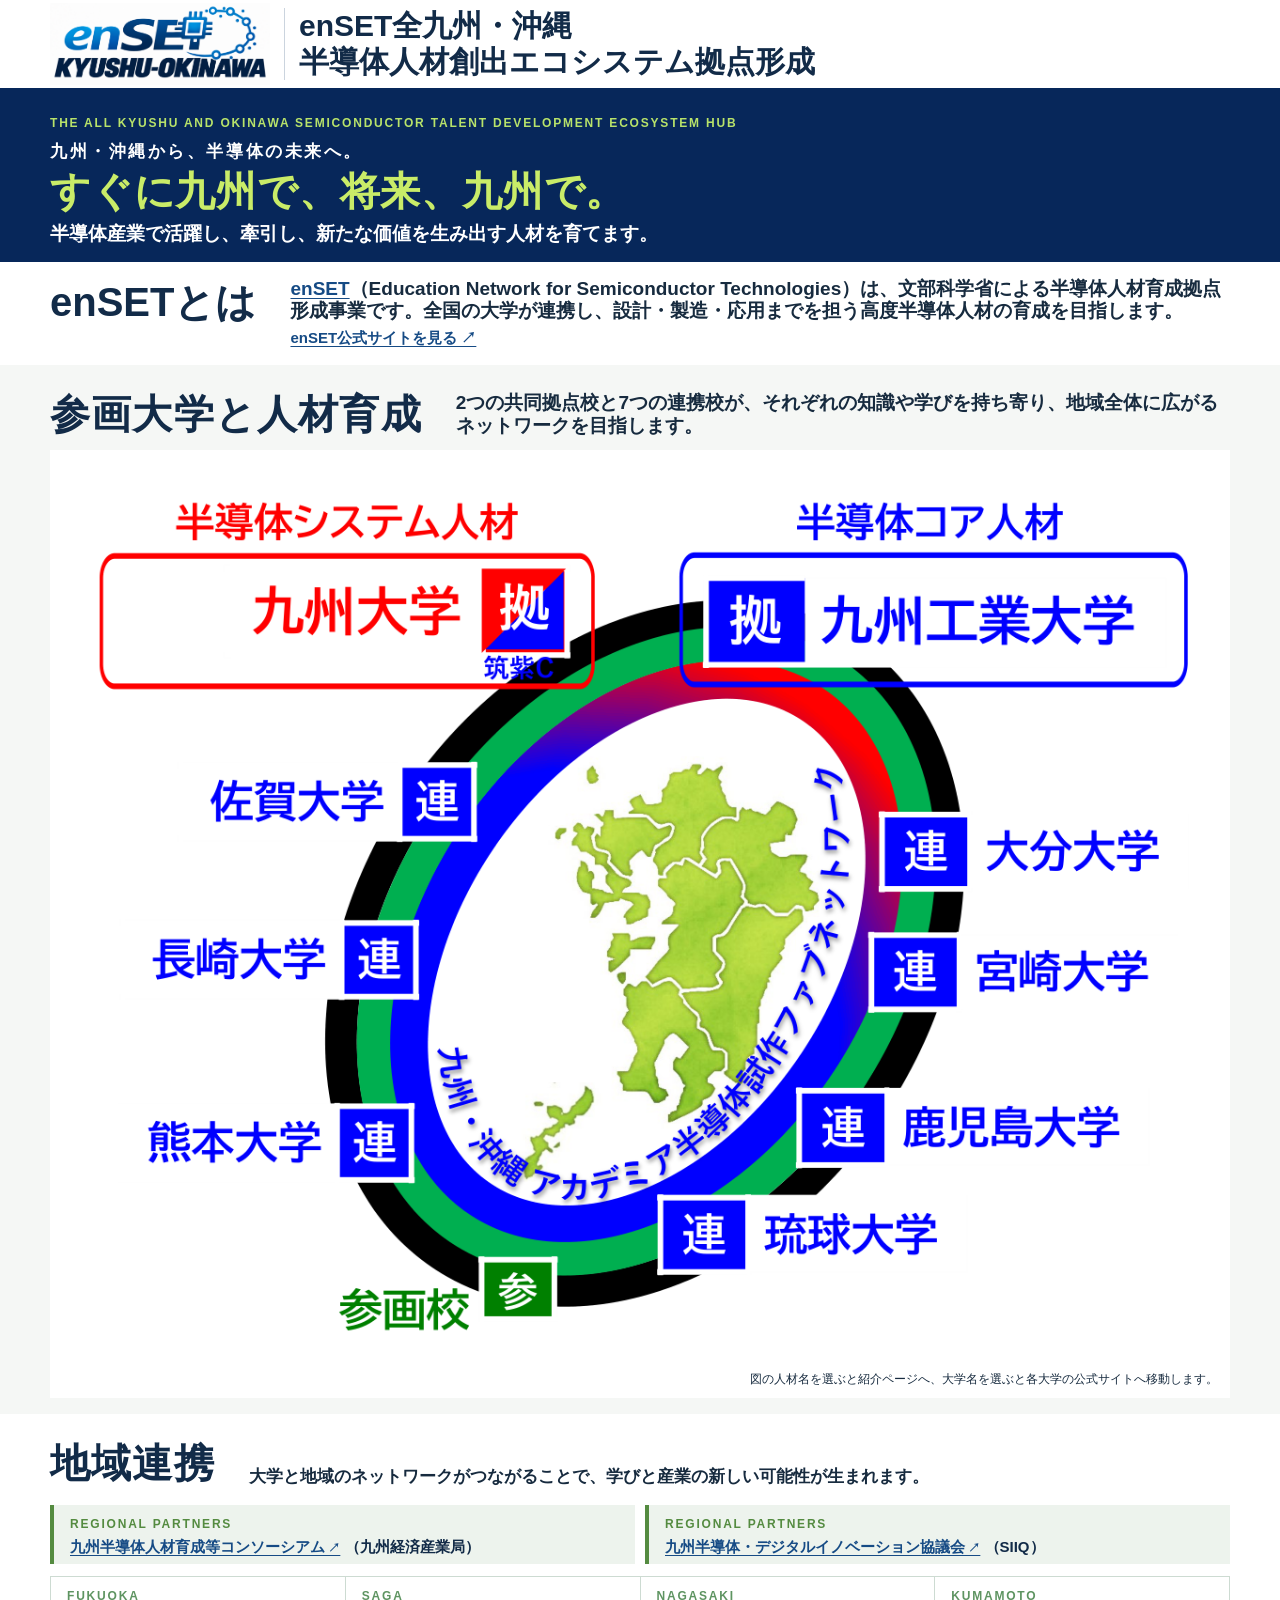
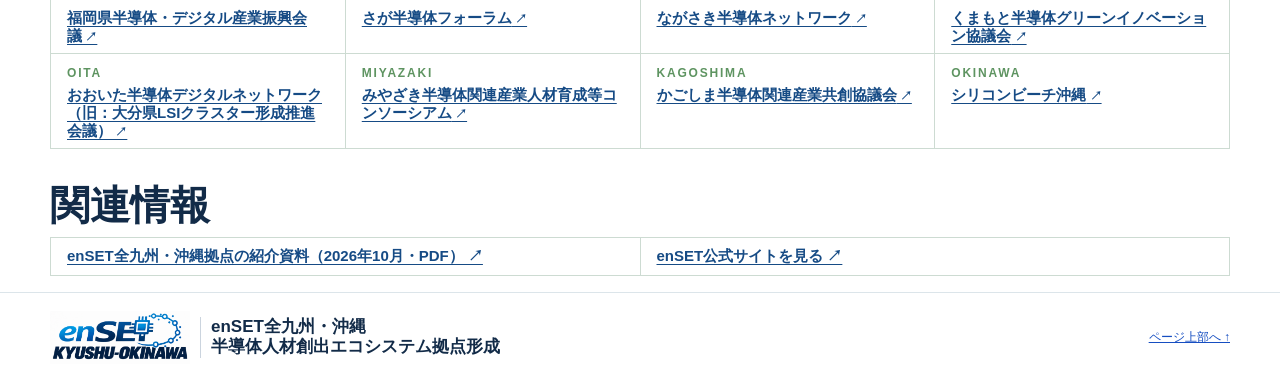
<file: index.html>
﻿<!doctype html>
<html lang="ja">

<head>
  <meta charset="utf-8">
  <meta name="viewport" content="width=device-width, initial-scale=1">
  <meta name="description" content="九州・沖縄の大学と地域がつながる半導体人材育成ネットワーク。">
  <title>enSET 全九州・沖縄｜半導体の未来を、この地域から。</title>
  <link rel="icon" type="image/png" href="assets/favicon-chip.png">
  <link rel="stylesheet" href="style.css?v=20261101-text-size">
</head>

<body>
  <header class="header">
    <div class="wrap header-inner">
      <div class="brand"><img class="brand-logo" src="assets/enset-kyushu-okinawa-logo.png"
          alt="enSET KYUSHU-OKINAWA"><span class="brand-name">enSET全九州・沖縄<br><small>半導体人材創出エコシステム拠点形成</small></span>
      </div>
    </div>
  </header>
  <main id="top">
    <section class="hero">
      <div class="wrap hero-inner">
        <p class="eyebrow">THE ALL KYUSHU AND OKINAWA SEMICONDUCTOR TALENT DEVELOPMENT ECOSYSTEM HUB</p>
        <p class="hero-label">九州・沖縄から、半導体の未来へ。</p>
        <h1>すぐに九州で、<em>将来、九州で。</em></h1>
        <p class="hero-copy">半導体産業で活躍し、牽引し、新たな価値を生み出す人材を育てます。</p>
      </div>
    </section>

    <section class="about-enset wrap" aria-labelledby="about-enset-title">
      <h2 id="about-enset-title">enSETとは</h2>
      <div>
        <p><a href="https://enset.jp/" target="_blank" rel="noopener noreferrer">enSET</a>（Education Network for
          Semiconductor Technologies）は、文部科学省による半導体人材育成拠点形成事業です。全国の大学が連携し、設計・製造・応用までを担う高度半導体人材の育成を目指します。</p>
        <a class="about-enset-link" href="https://enset.jp/" target="_blank" rel="noopener noreferrer">enSET公式サイトを見る
          ↗</a>
      </div>
    </section>
    <section id="network" class="network section">
      <div class="wrap">
        <div class="section-heading">
          <div>

            <h2>参画大学と人材育成</h2>
          </div>
          <p>2つの共同<strong>拠</strong>点校と7つの<strong>連</strong>携校が、それぞれの知識や学びを持ち寄り、地域全体に広がるネットワークを目指します。</p>
        </div>
        <div class="network-layout">
          <div class="map-panel">
            <div class="network-figure-wrap">
              <img class="network-figure" src="assets/enset-ring-pdf-20261101-v2.png"
                alt="九州大学と九州工業大学を共同拠点校とし、九州・沖縄の7大学が連携するネットワーク図">
              <a class="figure-link talent-system" href="system-human-resources.html" aria-label="半導体システム人材の紹介を見る"></a>
              <a class="figure-link talent-core" href="core-human-resources.html" aria-label="半導体コア人材の紹介を見る"></a>
              <a class="figure-link kyushu" href="https://www.kyushu-u.ac.jp/ja/" target="_blank"
                rel="noopener noreferrer" aria-label="九州大学の公式サイトを新しいタブで開く"></a>
              <a class="figure-link kyutech" href="https://www.kyutech.ac.jp/" target="_blank" rel="noopener noreferrer"
                aria-label="九州工業大学の公式サイトを新しいタブで開く"></a>
              <a class="figure-link saga" href="https://www.saga-u.ac.jp/" target="_blank" rel="noopener noreferrer"
                aria-label="佐賀大学の公式サイトを新しいタブで開く"></a>
              <a class="figure-link nagasaki" href="https://www.nagasaki-u.ac.jp/" target="_blank"
                rel="noopener noreferrer" aria-label="長崎大学の公式サイトを新しいタブで開く"></a>
              <a class="figure-link kumamoto" href="https://www.kumamoto-u.ac.jp/" target="_blank"
                rel="noopener noreferrer" aria-label="熊本大学の公式サイトを新しいタブで開く"></a>
              <a class="figure-link oita" href="https://www.oita-u.ac.jp/" target="_blank" rel="noopener noreferrer"
                aria-label="大分大学の公式サイトを新しいタブで開く"></a>
              <a class="figure-link miyazaki" href="https://www.miyazaki-u.ac.jp/" target="_blank"
                rel="noopener noreferrer" aria-label="宮崎大学の公式サイトを新しいタブで開く"></a>
              <a class="figure-link kagoshima" href="https://www.kagoshima-u.ac.jp/" target="_blank"
                rel="noopener noreferrer" aria-label="鹿児島大学の公式サイトを新しいタブで開く"></a>
              <a class="figure-link ryukyu" href="https://www.u-ryukyu.ac.jp/" target="_blank" rel="noopener noreferrer"
                aria-label="琉球大学の公式サイトを新しいタブで開く"></a>
            </div>
            <p class="network-instruction">図の人材名を選ぶと紹介ページへ、大学名を選ぶと各大学の公式サイトへ移動します。</p>
          </div>
        </div>
      </div>
    </section>
    <section id="region" class="section wrap">
      <div class="section-heading">
        <div>

          <h2>地域連携</h2>
        </div>
        <p>大学と地域のネットワークがつながることで、学びと産業の新しい可能性が生まれます。</p>
      </div>
      <div class="regional-partner-list" aria-label="広域の連携団体">
        <article><span>REGIONAL PARTNERS</span>
          <h3><a href="https://www.kyushu.meti.go.jp/seisaku/electronics/electronics.html" target="_blank"
              rel="noopener noreferrer">九州半導体人材育成等コンソーシアム</a> <small>（九州経済産業局）</small></h3>
        </article>
        <article><span>REGIONAL PARTNERS</span>
          <h3><a href="https://siiq.or.jp/" target="_blank" rel="noopener noreferrer">九州半導体・デジタルイノベーション協議会</a>
            <small>（SIIQ）</small>
          </h3>
        </article>
      </div>
      <div class="region-grid">
        <article><span>FUKUOKA</span>
          <h3><a href="https://www.robot-system.jp/" target="_blank" rel="noopener noreferrer">福岡県半導体・デジタル産業振興会議</a>
          </h3>
        </article>
        <article><span>SAGA</span>
          <h3><a href="https://www.pref.saga.lg.jp/kiji003115567/index.html" target="_blank"
              rel="noopener noreferrer">さが半導体フォーラム</a></h3>
        </article>
        <article><span>NAGASAKI</span>
          <h3><a
              href="https://www.pref.nagasaki.jp/bunrui/shigoto-sangyo/kogyo-kagakugijutsu/kogyo-kagakugijutsu/handoutai/"
              target="_blank" rel="noopener noreferrer">ながさき半導体ネットワーク</a></h3>
        </article>
        <article><span>KUMAMOTO</span>
          <h3><a href="https://kumamoto-sgi.or.jp/" target="_blank" rel="noopener noreferrer">くまもと半導体グリーンイノベーション協議会</a>
          </h3>
        </article>
        <article><span>OITA</span>
          <h3><a href="https://www.os-link.jp/" target="_blank" rel="noopener noreferrer">おおいた半導体デジタルネットワーク（旧：大分県LSIクラスター形成推進会議）</a></h3>
        </article>
        <article><span>MIYAZAKI</span>
          <h3><a href="https://www.pref.miyazaki.lg.jp/sentangijutsu/shigoto/shokogyo/20231127150944.html"
              target="_blank" rel="noopener noreferrer">みやざき半導体関連産業人材育成等コンソーシアム</a></h3>
        </article>
        <article><span>KAGOSHIMA</span>
          <h3><a href="https://www.pref.kagoshima.jp/af03/kagoshimahandotaikanrensangyokyosokyogikai.html"
              target="_blank" rel="noopener noreferrer">かごしま半導体関連産業共創協議会</a></h3>
        </article>
        <article><span>OKINAWA</span>
          <h3><a href="https://www.ogb.go.jp/-/media/Files/OGB/Soumu/muribushi/saisin/20240708/shigotonomado8.pdf"
              target="_blank" rel="noopener noreferrer" aria-label="シリコンビーチ沖縄（沖縄総合事務局の取組紹介資料、PDF）">シリコンビーチ沖縄</a></h3>
        </article>
      </div>
    </section>
    <section class="closing">
      <div class="wrap">
        <h2>関連情報</h2><div class="closing-links region-grid">
          <article><a href="assets/enSET-All-Kyushu-Okinawa-202610.pdf" target="_blank" rel="noopener noreferrer">enSET全九州・沖縄拠点の紹介資料（2026年10月・PDF） ↗</a></article>
          <article><a href="https://enset.jp/" target="_blank" rel="noopener noreferrer">enSET公式サイトを見る ↗</a></article>
        </div>
      </div>
    </section>
  </main>
  <footer>
    <div class="wrap footer-inner">
      <div class="footer-brand"><img src="assets/enset-kyushu-okinawa-logo.png"
          alt="enSET KYUSHU-OKINAWA"><span>enSET全九州・沖縄<br><small>半導体人材創出エコシステム拠点形成</small></span></div><a
        href="#top">ページ上部へ ↑</a>
    </div>
  </footer>
</body>

</html>
</file>
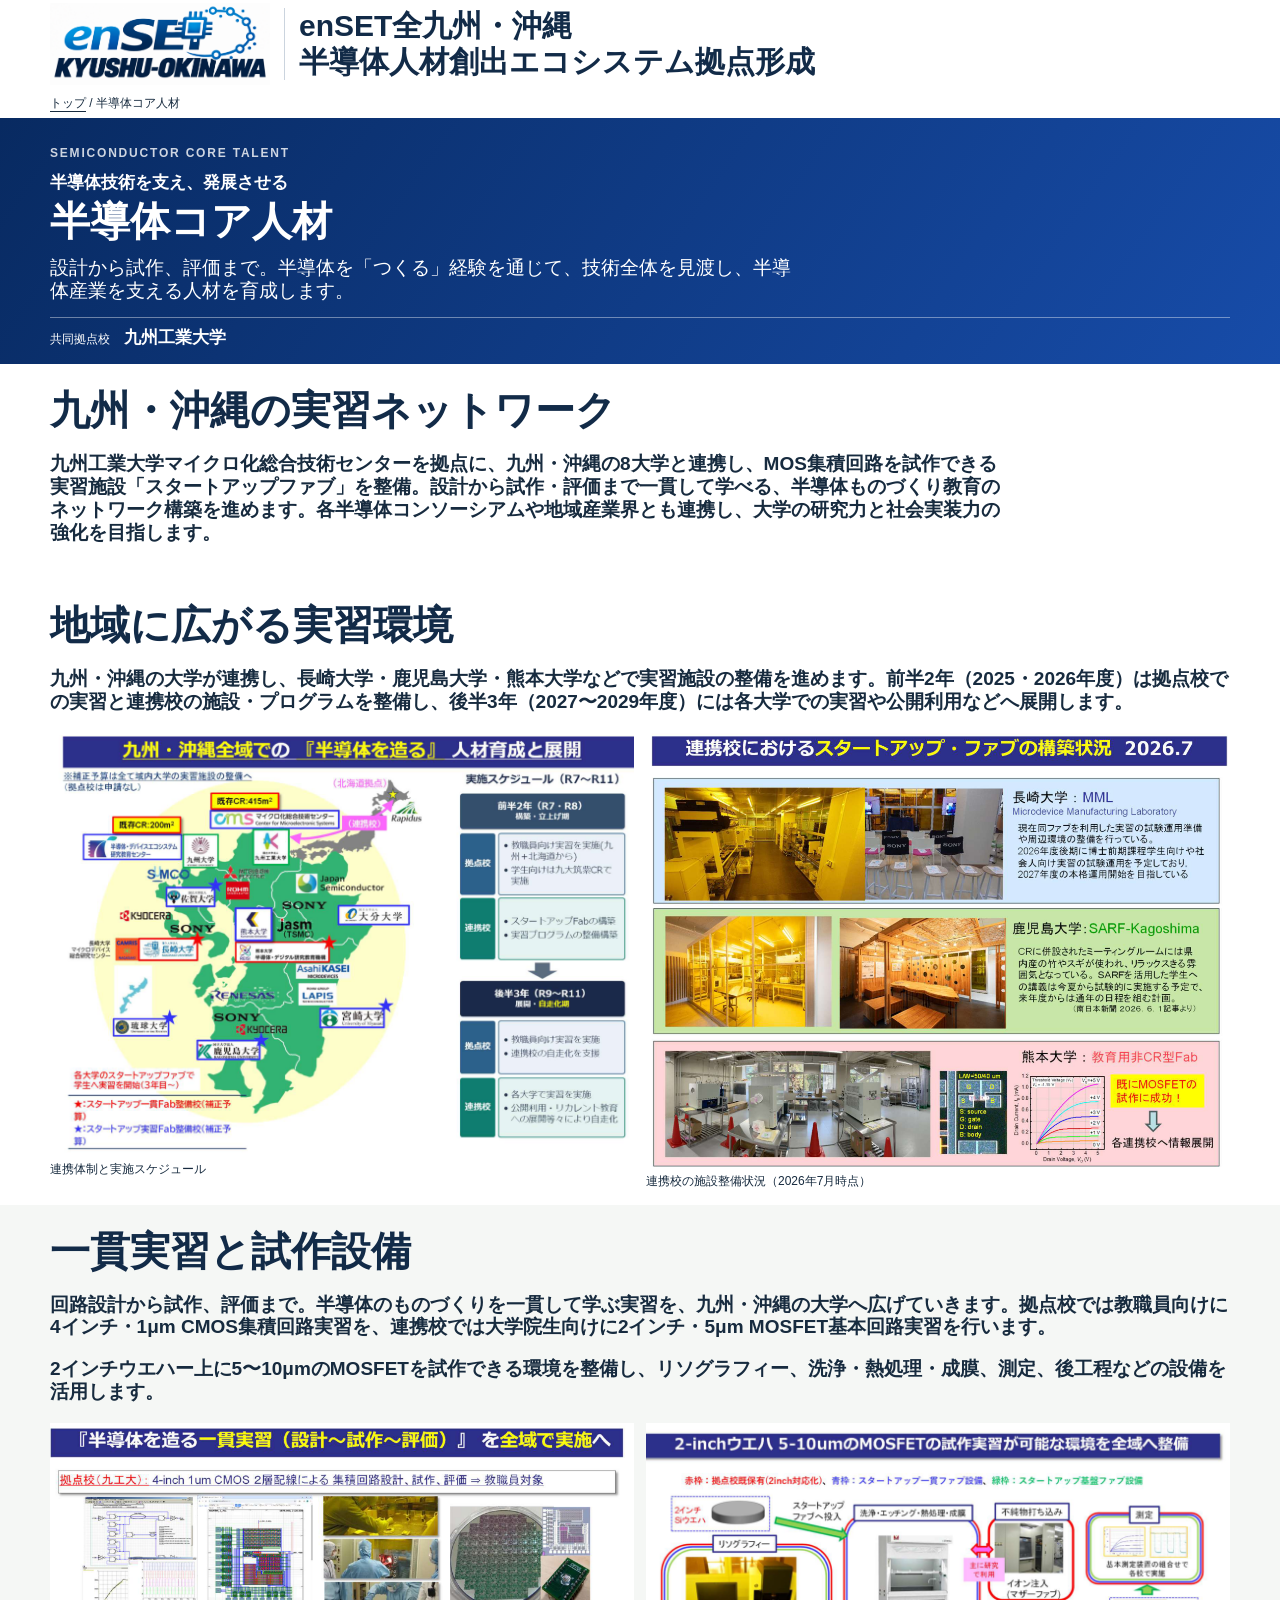
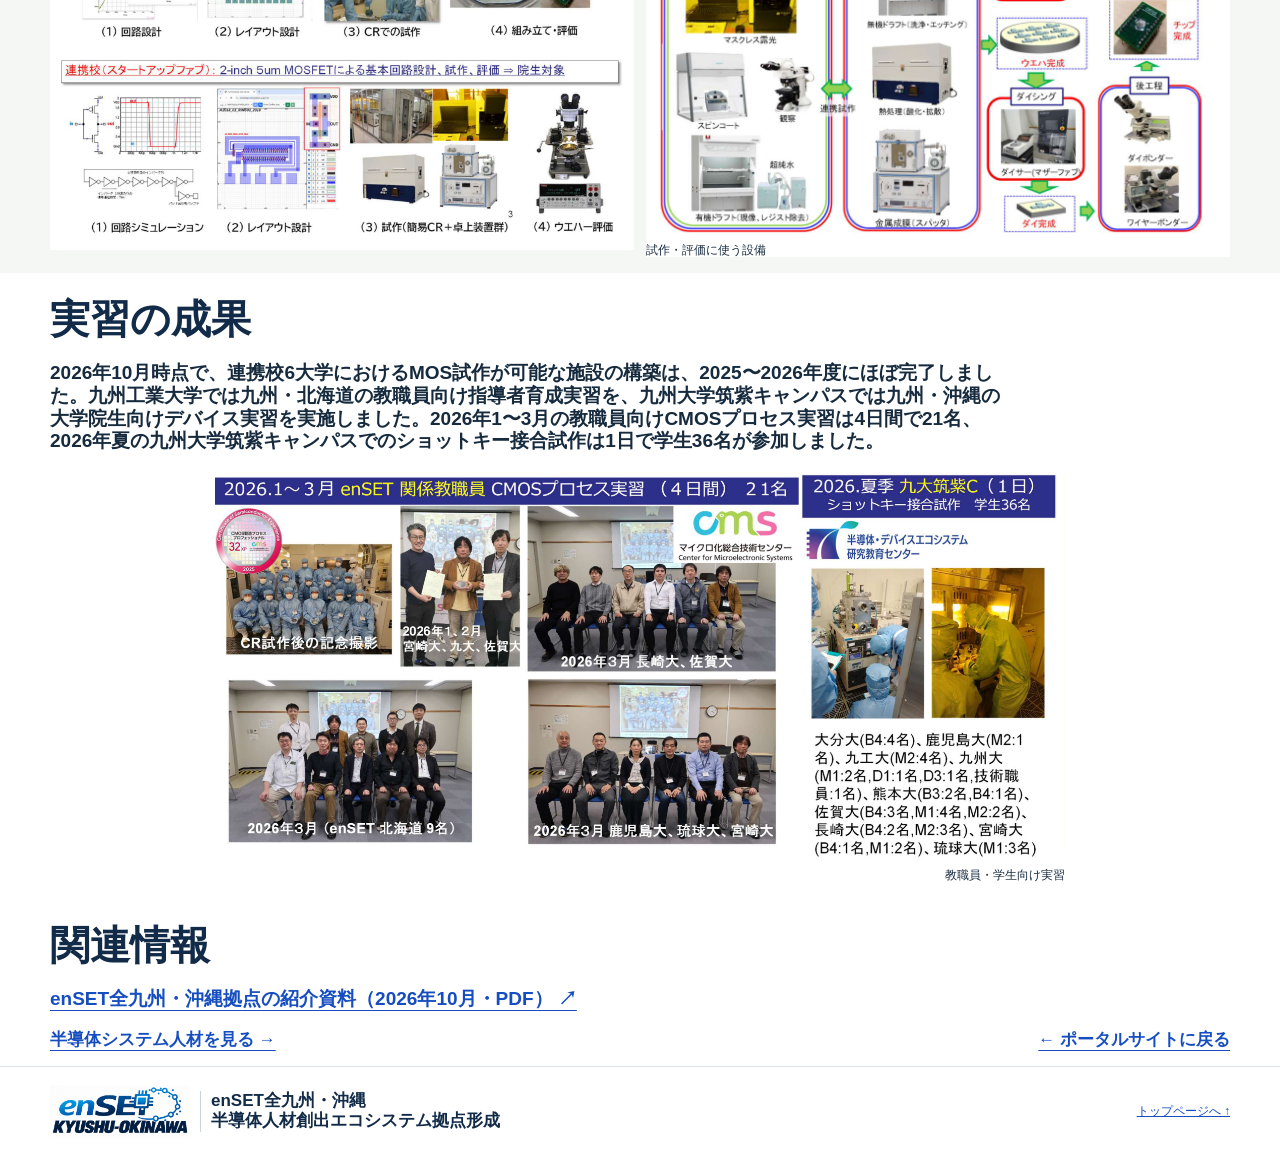
<file: core-human-resources.html>
﻿<!doctype html>
<html lang="ja">
<head>
  <meta charset="utf-8">
  <meta name="viewport" content="width=device-width, initial-scale=1">
  <meta name="description" content="半導体コア人材の育成方針と学びの流れを紹介します。">
  <title>半導体コア人材｜enSET 全九州・沖縄</title>
  <link rel="icon" type="image/png" href="assets/favicon-chip.png">
  <link rel="stylesheet" href="style.css?v=20261101-text-size">
</head>
<body>
  <header class="header"><div class="wrap header-inner"><div class="brand"><img class="brand-logo" src="assets/enset-kyushu-okinawa-logo.png" alt="enSET KYUSHU-OKINAWA"><span class="brand-name">enSET全九州・沖縄<br><small>半導体人材創出エコシステム拠点形成</small></span></div></div></header>
  <main>
    <div class="wrap detail-breadcrumb"><a href="index.html#network">トップ</a><span aria-hidden="true"> / </span><span>半導体コア人材</span></div>
    <section class="detail-hero detail-core"><div class="wrap"><p class="eyebrow">SEMICONDUCTOR CORE TALENT</p><p class="detail-overline">半導体技術を支え、発展させる</p><h1>半導体コア人材</h1><p class="detail-lead">設計から試作、評価まで。半導体を「つくる」経験を通じて、技術全体を見渡し、半導体産業を支える人材を育成します。</p><p class="detail-hub"><span>共同拠点校</span><strong>九州工業大学</strong></p></div></section>
    <section class="section core-network"><div class="wrap"><div class="core-section-heading"><h2>九州・沖縄の実習ネットワーク</h2></div><p>九州工業大学マイクロ化総合技術センターを拠点に、九州・沖縄の8大学と連携し、MOS集積回路を試作できる実習施設「スタートアップファブ」を整備。設計から試作・評価まで一貫して学べる、半導体ものづくり教育のネットワーク構築を進めます。各半導体コンソーシアムや地域産業界とも連携し、大学の研究力と社会実装力の強化を目指します。</p></div></section>
    <section class="section core-material"><div class="wrap"><div class="core-section-heading"><h2>地域に広がる実習環境</h2><p>九州・沖縄の大学が連携し、長崎大学・鹿児島大学・熊本大学などで実習施設の整備を進めます。前半2年（2025・2026年度）は拠点校での実習と連携校の施設・プログラムを整備し、後半3年（2027〜2029年度）には各大学での実習や公開利用などへ展開します。</p></div><div class="material-grid"><figure><img src="kyushu/images/official/core-network-202610.png" alt="九州・沖縄の人材育成ネットワークと実施スケジュール"><figcaption>連携体制と実施スケジュール</figcaption></figure><figure><img src="kyushu/images/official/core-facilities-202610.png" alt="長崎大学、鹿児島大学、熊本大学における実習施設の構築状況"><figcaption>連携校の施設整備状況（2026年7月時点）</figcaption></figure></div></div></section>
    <section class="section core-material"><div class="wrap"><div class="core-section-heading"><h2>一貫実習と試作設備</h2><p>回路設計から試作、評価まで。半導体のものづくりを一貫して学ぶ実習を、九州・沖縄の大学へ広げていきます。拠点校では教職員向けに4インチ・1μm CMOS集積回路実習を、連携校では大学院生向けに2インチ・5μm MOSFET基本回路実習を行います。</p><p>2インチウエハー上に5〜10μmのMOSFETを試作できる環境を整備し、リソグラフィー、洗浄・熱処理・成膜、測定、後工程などの設備を活用します。</p></div><div class="material-grid"><figure class="core-figure"><img src="kyushu/images/official/core-practice-202610.png?v=20261101-hires" alt="九州工業大学と連携校における設計・試作・評価の実習の流れ"></figure><figure><img src="kyushu/images/official/core-equipment-202610.png" alt="MOSFETの試作から測定・後工程までの設備"><figcaption>試作・評価に使う設備</figcaption></figure></div></div></section>
    <section class="section core-network"><div class="wrap"><div class="core-section-heading"><h2>実習の成果</h2></div><p>2026年10月時点で、連携校6大学におけるMOS試作が可能な施設の構築は、2025〜2026年度にほぼ完了しました。九州工業大学では九州・北海道の教職員向け指導者育成実習を、九州大学筑紫キャンパスでは九州・沖縄の大学院生向けデバイス実習を実施しました。2026年1〜3月の教職員向けCMOSプロセス実習は4日間で21名、2026年夏の九州大学筑紫キャンパスでのショットキー接合試作は1日で学生36名が参加しました。</p><figure class="core-figure"><img src="kyushu/images/official/core-training-202610.png" alt="2026年の教職員向けCMOSプロセス実習と学生向けデバイス実習の様子"><figcaption>教職員・学生向け実習</figcaption></figure></div></section>
    <section class="section"><div class="wrap detail-next"><div><h2>関連情報</h2><p><a href="assets/enSET-All-Kyushu-Okinawa-202610.pdf" target="_blank" rel="noopener noreferrer">enSET全九州・沖縄拠点の紹介資料（2026年10月・PDF） ↗</a></p><a href="system-human-resources.html">半導体システム人材を見る →</a></div><a class="detail-back" href="index.html#network">← ポータルサイトに戻る</a></div></section>
  </main>
  <footer><div class="wrap footer-inner"><div class="footer-brand"><img src="assets/enset-kyushu-okinawa-logo.png" alt="enSET KYUSHU-OKINAWA"><span>enSET全九州・沖縄<br><small>半導体人材創出エコシステム拠点形成</small></span></div><a href="index.html">トップページへ ↑</a></div></footer>
</body>
</html>
</file>
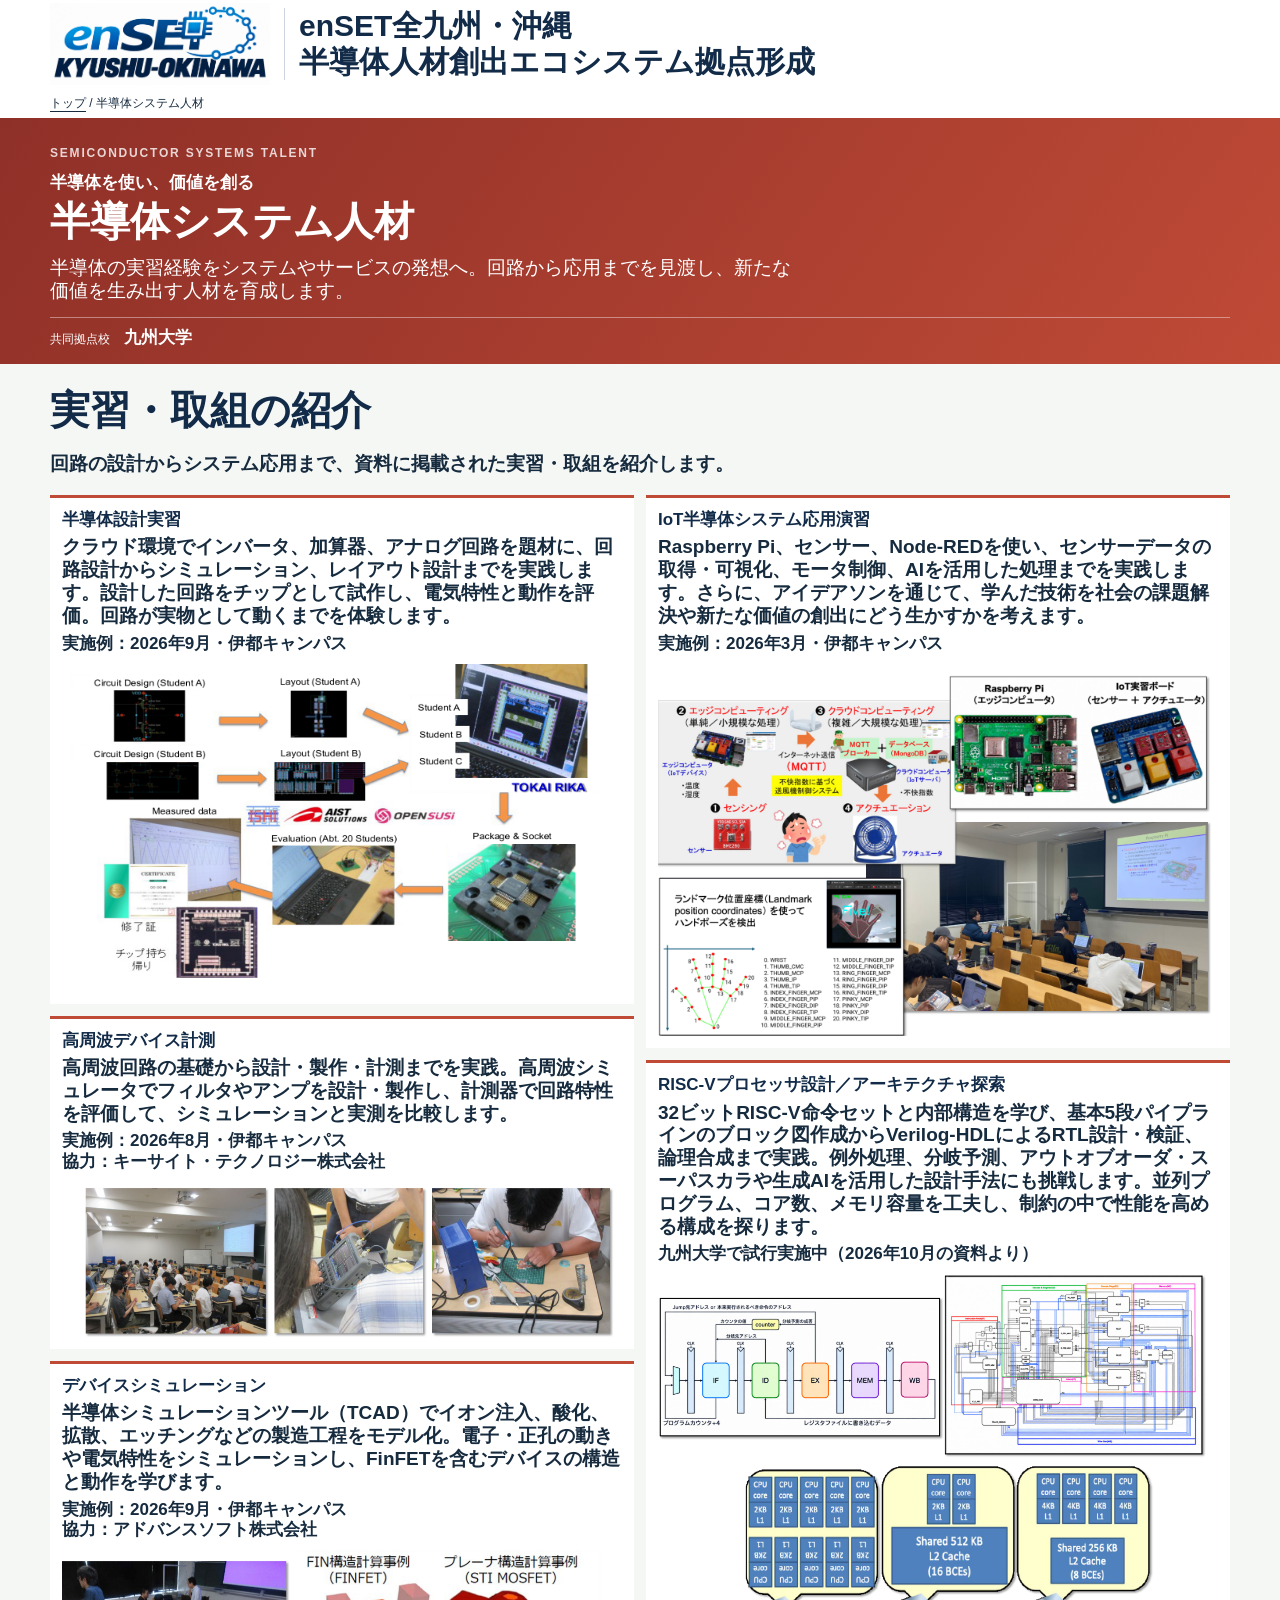
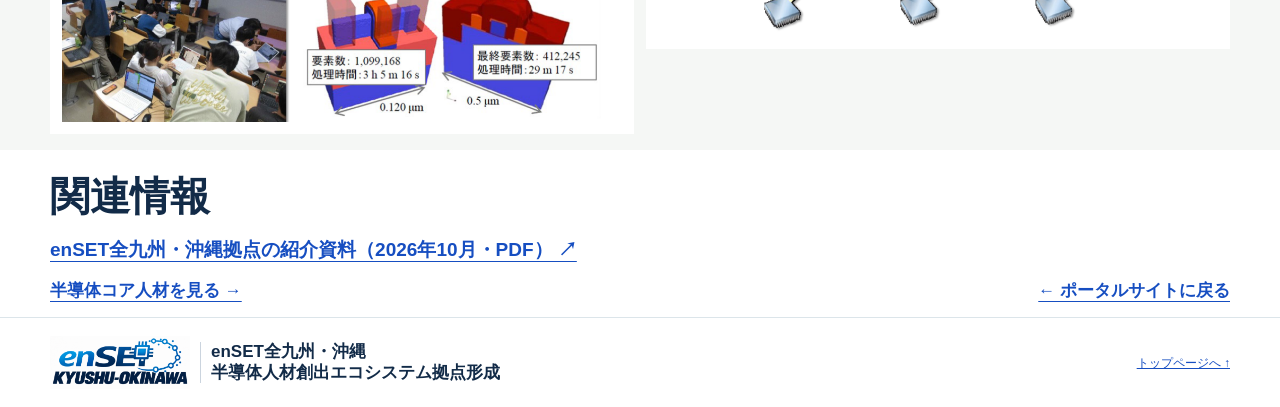
<file: system-human-resources.html>
﻿<!doctype html>
<html lang="ja">
<head>
  <meta charset="utf-8">
  <meta name="viewport" content="width=device-width, initial-scale=1">
  <meta name="description" content="半導体システム人材の育成方針と学びの流れを紹介します。">
  <title>半導体システム人材｜enSET 全九州・沖縄</title>
  <link rel="icon" type="image/png" href="assets/favicon-chip.png">
  <link rel="stylesheet" href="style.css?v=20261101-text-size">
</head>
<body>
  <header class="header"><div class="wrap header-inner"><div class="brand"><img class="brand-logo" src="assets/enset-kyushu-okinawa-logo.png" alt="enSET KYUSHU-OKINAWA"><span class="brand-name">enSET全九州・沖縄<br><small>半導体人材創出エコシステム拠点形成</small></span></div></div></header>
  <main>
    <div class="wrap detail-breadcrumb"><a href="index.html#network">トップ</a><span aria-hidden="true"> / </span><span>半導体システム人材</span></div>
    <section class="detail-hero detail-system"><div class="wrap"><p class="eyebrow">SEMICONDUCTOR SYSTEMS TALENT</p><p class="detail-overline">半導体を使い、価値を創る</p><h1>半導体システム人材</h1><p class="detail-lead">半導体の実習経験をシステムやサービスの発想へ。回路から応用までを見渡し、新たな価値を生み出す人材を育成します。</p><p class="detail-hub"><span>共同拠点校</span><strong>九州大学</strong></p></div></section>
    <section class="section system-practice"><div class="wrap"><div class="core-section-heading"><h2>実習・取組の紹介</h2><p>回路の設計からシステム応用まで、資料に掲載された実習・取組を紹介します。</p></div><div class="system-columns"><div class="system-column"><article><h3>半導体設計実習</h3><p>クラウド環境でインバータ、加算器、アナログ回路を題材に、回路設計からシミュレーション、レイアウト設計までを実践します。設計した回路をチップとして試作し、電気特性と動作を評価。回路が実物として動くまでを体験します。</p><p class="system-example">実施例：2026年9月・伊都キャンパス</p><figure><div class="system-design-image"><img src="kyushu/images/official/system-design-202610.png" alt="回路設計からレイアウト、チップ試作、評価へと進む実習例"></div></figure></article><article><h3>高周波デバイス計測</h3><p>高周波回路の基礎から設計・製作・計測までを実践。高周波シミュレータでフィルタやアンプを設計・製作し、計測器で回路特性を評価して、シミュレーションと実測を比較します。</p><p class="system-example">実施例：2026年8月・伊都キャンパス<br>協力：キーサイト・テクノロジー株式会社</p><figure><img src="kyushu/images/official/system-rf-202610.png" alt="高周波回路の設計・製作・計測の実習風景"></figure></article><article><h3>デバイスシミュレーション</h3><p>半導体シミュレーションツール（TCAD）でイオン注入、酸化、拡散、エッチングなどの製造工程をモデル化。電子・正孔の動きや電気特性をシミュレーションし、FinFETを含むデバイスの構造と動作を学びます。</p><p class="system-example">実施例：2026年9月・伊都キャンパス<br>協力：アドバンスソフト株式会社</p><figure><img src="kyushu/images/official/system-tcad-202610.png" alt="デバイスシミュレーションの実習風景と計算例"></figure></article></div><div class="system-column"><article><h3>IoT半導体システム応用演習</h3><p>Raspberry Pi、センサー、Node-REDを使い、センサーデータの取得・可視化、モータ制御、AIを活用した処理までを実践します。さらに、アイデアソンを通じて、学んだ技術を社会の課題解決や新たな価値の創出にどう生かすかを考えます。</p><p class="system-example">実施例：2026年3月・伊都キャンパス</p><figure><img src="kyushu/images/official/system-iot-practice-202610.png" alt="IoTシステムの構成、実習ボード、ハンドポーズ検出と演習の様子"></figure></article><article><h3>RISC-Vプロセッサ設計／アーキテクチャ探索</h3><p>32ビットRISC-V命令セットと内部構造を学び、基本5段パイプラインのブロック図作成からVerilog-HDLによるRTL設計・検証、論理合成まで実践。例外処理、分岐予測、アウトオブオーダ・スーパスカラや生成AIを活用した設計手法にも挑戦します。並列プログラム、コア数、メモリ容量を工夫し、制約の中で性能を高める構成を探ります。</p><p class="system-example">九州大学で試行実施中（2026年10月の資料より）</p><figure><img src="kyushu/images/official/system-riscv-202610.png?v=20261101-final" alt="RISC-Vプロセッサとアーキテクチャ探索の図"></figure></article></div></div></div></section>
    <section class="section"><div class="wrap detail-next"><div><h2>関連情報</h2><p><a href="assets/enSET-All-Kyushu-Okinawa-202610.pdf" target="_blank" rel="noopener noreferrer">enSET全九州・沖縄拠点の紹介資料（2026年10月・PDF） ↗</a></p><a href="core-human-resources.html">半導体コア人材を見る →</a></div><a class="detail-back" href="index.html#network">← ポータルサイトに戻る</a></div></section>
  </main>
  <footer><div class="wrap footer-inner"><div class="footer-brand"><img src="assets/enset-kyushu-okinawa-logo.png" alt="enSET KYUSHU-OKINAWA"><span>enSET全九州・沖縄<br><small>半導体人材創出エコシステム拠点形成</small></span></div><a href="index.html">トップページへ ↑</a></div></footer>
</body>
</html>
</file>
<file: style.css>
﻿:root{--navy:#07275a;--deep:#061b40;--blue:#164ec1;--green:#a6d74d;--ink:#122b48;--muted:#172b3f;--paper:#f5f7f5}*{box-sizing:border-box}html{scroll-behavior:smooth}body{margin:0;color:var(--ink);font-family:"Yu Gothic","Hiragino Kaku Gothic ProN",Meiryo,sans-serif;line-height:1.8;background:#fff}a{color:inherit}a:focus-visible{outline:3px solid #f7a837;outline-offset:4px}.wrap{width:min(1180px,calc(100% - 48px));margin:auto}.header{background:#fff}.header-inner{min-height:88px;display:flex;align-items:center;justify-content:space-between;gap:28px}.brand{display:flex;align-items:center;gap:14px;text-decoration:none}.brand-en{font:bold 40px/1 Arial;color:#56a340;letter-spacing:-.07em}.brand-en span{color:var(--blue)}.brand-name{border-left:1px solid #cbd4de;padding-left:14px;font-size:15px;font-weight:800;line-height:1.35}.brand-name small{font-size:12px}.header nav{display:flex;gap:30px;font-weight:700;font-size:15px}.header nav a{text-decoration:none}.header nav a:hover{color:var(--blue)}.hero{background:var(--navy);color:#fff;overflow:hidden}.hero-inner{position:relative;min-height:530px;padding-block:72px}.eyebrow{font:700 12px/1.6 Arial,sans-serif;letter-spacing:.15em;color:#b8e36a}.hero-label{font-weight:700;letter-spacing:.15em;margin:48px 0 13px}.hero h1{font-size:40px;letter-spacing:.02em;line-height:1.25;margin:0;font-weight:900}.hero h1 em{font-style:normal;color:#c9ec68}.hero-copy{font-size:17px;font-weight:700;margin:24px 0 30px}.button{display:inline-flex;align-items:center;gap:36px;padding:13px 20px;background:#fff;color:var(--navy);font-weight:800;font-size:15px;text-decoration:none}.button span{font-size:17px}.hero-mark{position:absolute;width:440px;height:440px;right:0;top:40px;border:1px solid #ffffff45;border-radius:50%;display:flex;align-items:center;justify-content:center;gap:20px;font-size:40px;font-weight:900;color:#ffffffd9}.hero-mark:before,.hero-mark:after{content:"";position:absolute;inset:22px;border:1px solid #a6d74d80;border-radius:50%}.hero-mark:after{inset:47px;border-color:#ffffff25}.hero-mark i{color:var(--green);font-style:normal;font-weight:400}.hero-mark small{position:absolute;bottom:105px;font:700 12px Arial;letter-spacing:.2em;color:#b8e36a}.partners{background:#edf3ed;border-bottom:1px solid #dce6df}.partners-inner{display:grid;grid-template-columns:150px 1fr 1fr;align-items:center;gap:28px;padding-block:20px}.partners-inner>span{font:700 12px Arial;letter-spacing:.13em;color:#568149}.partners p{margin:0;font-size:15px;font-weight:800}.partners small{font-size:12px}.section{padding-block:95px}.section-heading{display:grid;grid-template-columns:1fr .65fr;gap:48px;align-items:end;margin-bottom:38px}.section-heading h2{font-size:40px;line-height:1.4;letter-spacing:.03em;margin:9px 0 0}.section-heading>p{color:var(--muted);margin:0;font-size:17px}.dark{color:#548b40}.people-grid{display:grid;grid-template-columns:1fr 1fr;gap:20px}.people-card{padding:32px 36px;color:#fff;min-height:390px;display:flex;flex-direction:column}.system{background:#bf4a36}.core{background:#174ca9}.card-top{display:flex;justify-content:space-between;align-items:center;font:700 12px Arial;letter-spacing:.12em}.card-symbol{font-size:40px;font-weight:400}.card-tag{font-size:12px;font-weight:700;margin:22px 0 7px}.people-card h3{font-size:40px;line-height:1.3;margin:0}.people-card>p:not(.card-tag){max-width:410px;font-size:15px;color:#ffffffdc}.hub{border-top:1px solid #ffffff69;margin-top:auto;padding-top:18px;display:flex;align-items:baseline;gap:13px;flex-wrap:wrap}.hub small{font-size:12px}.hub strong{font-size:17px}.hub span{font:700 12px Arial;letter-spacing:.1em;opacity:.75}.network{background:var(--paper)}.network-layout{display:grid;grid-template-columns:1fr 1fr;gap:25px}.map-panel{position:relative;background:#e0efe5;min-width:0;padding:28px;text-align:center;overflow:hidden}.map-panel img{display:block;width:min(100%,470px);margin:0 auto;mix-blend-mode:multiply}.map-kicker{text-align:left;margin:0;color:#467653;font:700 12px Arial;letter-spacing:.15em}.map-caption{font-size:12px;color:#526b60;margin:0 8px}.university-panel{background:#fff;padding:30px 34px}.list-heading{display:flex;justify-content:space-between;align-items:center}.list-heading span{font:700 12px Arial;letter-spacing:.15em;color:#548b40}.list-heading h3{font-size:30px;margin:3px 0}.list-heading .count{font:bold 40px Arial;color:#e5eee8}.university-panel>p{font-size:12px;color:var(--muted)}.universities{padding:0;margin:20px 0;list-style:none;border-top:1px solid #dfe7e4}.universities a{display:flex;align-items:center;gap:20px;border-bottom:1px solid #dfe7e4;padding:10px 2px;text-decoration:none;font-weight:700}.universities a:hover{color:var(--blue)}.universities span{font:700 12px Arial;color:#6a9d62}.universities b{margin-left:auto;color:var(--blue)}.hub-links{font-size:12px;font-weight:700}.hub-links a{color:var(--blue)}.region-grid{display:grid;grid-template-columns:repeat(4,1fr);border-top:1px solid #cddbd2;border-left:1px solid #cddbd2}.region-grid article{padding:24px;min-height:140px;border-right:1px solid #cddbd2;border-bottom:1px solid #cddbd2}.region-grid span{font:700 12px Arial;color:#5e9461;letter-spacing:.15em}.region-grid h3{font-size:15px;line-height:1.65;margin:12px 0 0}.closing{padding:80px 0;background:var(--navy);color:#fff}.closing h2{font-size:40px;line-height:1.35;margin:15px 0}.closing p:not(.eyebrow){color:#e0ebf3}.closing a{display:inline-block;margin-top:12px;color:#c9ec68;font-weight:700;text-underline-offset:6px}footer{background:var(--deep);color:#fff}.footer-inner{display:flex;align-items:center;gap:25px;padding-block:24px;font-size:12px}.footer-inner p{margin:0}.footer-inner strong{font:700 30px Arial;color:#b8e36a}.footer-inner small{color:#9fb3c7}.footer-inner a{margin-left:auto}@media(max-width:850px){.hero-mark{opacity:.2;right:-160px}.hero-inner>*:not(.hero-mark){position:relative;z-index:1}.partners-inner{grid-template-columns:1fr 1fr}.partners-inner>span{grid-column:1/-1}.region-grid{grid-template-columns:repeat(2,1fr)}}@media(max-width:650px){.wrap{width:calc(100% - 32px)}.header-inner{padding-block:16px;flex-wrap:wrap}.header nav{gap:18px;font-size:12px;overflow-x:auto;white-space:nowrap}.hero-inner{min-height:0;padding-block:60px}.hero-label{margin-top:34px}.hero-mark{width:340px;height:340px;top:80px;right:-210px;font-size:40px}.partners-inner{grid-template-columns:1fr;gap:8px}.partners-inner>span{grid-column:auto}.section{padding-block:64px}.section-heading,.people-grid,.network-layout{grid-template-columns:1fr}.section-heading{gap:15px}.people-card{min-height:340px;padding:28px}.map-panel{padding:20px}.university-panel{padding:24px}.region-grid article{padding:16px;min-height:115px}.footer-inner{align-items:flex-start;flex-direction:column;gap:8px}.footer-inner a{margin-left:0}}@media(prefers-reduced-motion:reduce){html{scroll-behavior:auto}}
.map-panel .network-figure{display:block;width:100%;max-width:none;height:auto;margin:16px auto 0;mix-blend-mode:normal}

/* ネットワーク図を主役にし、大学リンクを下段にまとめる。 */
.hero-inner{min-height:0;padding-block:48px}
.hero-label{margin-top:28px}
.hero-mark{width:360px;height:360px;top:25px}
.hero-mark small{bottom:82px}
.network.section{padding-block:48px}
.network .section-heading{margin-bottom:20px}
.network-layout{display:flex;flex-direction:column;gap:18px}
.map-panel{width:80%;margin-inline:auto;padding:12px;background:#fff}
.map-panel .network-figure{margin:8px auto 0}
.university-panel{padding:20px 24px}
.list-heading h3{font-size:17px}
.list-heading .count{font-size:30px}
.university-panel>p{margin:4px 0;font-size:12px}
.universities{display:grid;grid-template-columns:repeat(4,minmax(0,1fr));gap:0 20px;margin:12px 0}
.universities a{gap:8px;padding:8px 2px;font-size:15px}
.hub-links{font-size:12px}
@media(max-width:650px){.hero-inner{padding-block:38px}.hero-mark{width:300px;height:300px;top:40px}.network.section{padding-block:36px}.map-panel{width:100%;padding:8px}.universities{grid-template-columns:repeat(2,minmax(0,1fr));gap:0 14px}.university-panel{padding:16px}.universities a{font-size:12px}}

/* 図と大学一覧は別の段に置く。 */
.network-layout{display:block}
.network-layout .map-panel{width:100%;margin:0 auto}
.network .university-panel{margin:18px auto 0}

/* ヘッダー直下の青帯をコンパクトにする。 */
.hero-inner{padding-block:24px}
.hero-label{margin:12px 0 5px}
.hero h1{font-size:40px;line-height:1.18}
.hero-copy{margin:12px 0 16px}
.hero-mark{width:270px;height:270px;top:50%;transform:translateY(-50%);font-size:40px}
.hero-mark small{bottom:56px}
@media(max-width:650px){.hero-inner{padding-block:24px}.hero h1{font-size:40px}.hero-mark{width:240px;height:240px;top:50%;right:-160px;font-size:30px}.hero-mark small{bottom:50px}}
@media(max-width:650px){.hero .eyebrow{overflow-wrap:anywhere}}

/* 大学リンクは画像と同じ座標系で拡大・縮小する。 */
.network-instruction{margin:4px 0 0;text-align:right;font-size:12px;color:var(--muted)}
.network-figure-wrap{position:relative;width:100%;margin:8px auto 0}
.map-panel .network-figure-wrap .network-figure{width:100%;height:auto;margin:0}
.figure-link{position:absolute;display:block;border-radius:4px}
.figure-link:hover,.figure-link:focus-visible{outline:3px solid #f28a19;outline-offset:1px;background:rgb(255 255 255 / .16)}
.figure-link.kyushu{left:16%;top:12%;width:19%;height:8%}
.figure-link.kyutech{left:64%;top:12%;width:29%;height:8%}
.figure-link.saga{left:12%;top:34%;width:16%;height:7%}
.figure-link.nagasaki{left:7%;top:51%;width:17%;height:7%}
.figure-link.kumamoto{left:7%;top:71%;width:17%;height:7%}
.figure-link.oita{left:79%;top:39%;width:17%;height:7%}
.figure-link.miyazaki{left:78%;top:52%;width:17%;height:7%}
.figure-link.kagoshima{left:72%;top:69%;width:20%;height:7%}
.figure-link.ryukyu{left:60%;top:81%;width:17%;height:7%}

/* 承認されたロゴ画像をヘッダーに表示する。 */
.brand-logo{display:block;width:220px;height:auto;flex:none}
@media(max-width:650px){.brand{min-width:0}.brand-logo{width:150px}.brand-name{font-size:12px}.brand-name small{font-size:12px}}

/* 事業名をロゴ横で読みやすく表示する。 */
.brand-name{font-size:17px;line-height:1.45}
.brand-name small{font-size:15px}
@media(max-width:650px){.brand-name{font-size:17px}.brand-name small{font-size:12px}}

/* 図中の人材名と紹介ページ。 */
.figure-link.talent-system{left:10%;top:2%;width:32%;height:8%}
.figure-link.talent-core{left:59%;top:2%;width:31%;height:8%}
.people-detail-link{display:inline-block;color:#fff;font-weight:800;text-underline-offset:5px}
.detail-breadcrumb{padding-block:14px;color:var(--muted);font-size:12px}
.detail-breadcrumb a{text-underline-offset:4px}
.detail-hero{padding-block:65px;color:#fff}
.detail-system{background:linear-gradient(125deg,#8f3028,#bf4a36)}
.detail-core{background:linear-gradient(125deg,#082a61,#174ca9)}
.detail-hero .eyebrow{color:#fff;opacity:.8}
.detail-overline{margin:28px 0 4px;font-size:17px;font-weight:700}
.detail-hero h1{margin:0;font-size:40px;line-height:1.3}
.detail-lead{max-width:750px;margin:20px 0 0;font-size:17px;line-height:1.9}
.detail-intro{display:grid;grid-template-columns:1fr 1.1fr;gap:60px}
.detail-intro h2,.detail-learning h2,.detail-next h2{margin:10px 0;font-size:40px;line-height:1.4}
.detail-intro h3{margin:0 0 15px;font-size:17px}
.detail-intro p:not(.eyebrow),.detail-next p:not(.eyebrow){color:var(--muted)}
.detail-learning{background:var(--paper)}
.detail-section-lead{color:var(--muted)}
.detail-steps{display:grid;grid-template-columns:repeat(3,1fr);gap:18px;margin:30px 0 0;padding:0;list-style:none}
.detail-steps li{padding:26px;background:#fff;border-top:4px solid var(--blue)}
.detail-steps span{font:700 12px Arial;letter-spacing:.12em;color:#548b40}
.detail-steps h3{margin:12px 0;font-size:30px}
.detail-steps p{margin:0;color:var(--muted);font-size:15px}
.detail-next{display:flex;align-items:end;justify-content:space-between;gap:30px}
.detail-next a{font-weight:800;color:var(--blue);text-underline-offset:5px}
.detail-back{white-space:nowrap}
@media(max-width:650px){.detail-hero{padding-block:42px}.detail-intro{grid-template-columns:1fr;gap:20px}.detail-steps{grid-template-columns:1fr}.detail-next{align-items:start;flex-direction:column}}

/* 広域と各地域の連携団体をまとめて紹介する。 */
.regional-partner-list{display:grid;grid-template-columns:repeat(2,minmax(0,1fr));gap:16px;margin-bottom:24px}
.regional-partner-list article{padding:22px 24px;background:#edf3ed;border-left:4px solid #548b40}
.regional-partner-list span{font:700 12px Arial;letter-spacing:.15em;color:#548b40}
.regional-partner-list h3{margin:10px 0 0;font-size:17px;line-height:1.6}
.regional-partner-list small{font-size:15px}
@media(max-width:650px){.regional-partner-list{grid-template-columns:1fr;gap:10px}.regional-partner-list article{padding:16px}}

/* 地域連携を読みやすくコンパクトにまとめる。 */
#region.section{padding-block:42px}
#region .section-heading{margin-bottom:18px;gap:24px}
#region .section-heading h2{font-size:30px;line-height:1.3}
#region .section-heading>p{font-size:15px}
#region .regional-partner-list{gap:10px;margin-bottom:12px}
#region .regional-partner-list article{padding:12px 16px}
#region .regional-partner-list h3{margin-top:4px;font-size:15px;line-height:1.45}
#region .region-grid article{min-height:0;padding:12px 16px}
#region .region-grid h3{margin:4px 0 0;font-size:15px;line-height:1.5}
@media(max-width:650px){#region.section{padding-block:30px}#region .section-heading{gap:10px;margin-bottom:14px}#region .regional-partner-list{gap:8px}#region .region-grid article{padding:10px 12px}}

.detail-hub{display:flex;align-items:baseline;flex-wrap:wrap;gap:14px;margin:24px 0 0;padding-top:16px;border-top:1px solid rgb(255 255 255 / .4)}
.detail-hub span{font-size:12px}
.detail-hub strong{font-size:17px}

/* ヘッダーと共通のロゴ・事業名を小さめに表示する。 */
footer{background:#fff;color:var(--ink);border-top:1px solid #dce5ea}
.footer-inner{gap:18px;padding-block:18px}
.footer-brand{display:flex;align-items:center;gap:10px}
.footer-brand img{display:block;width:140px;height:auto;flex:none}
.footer-brand>span{border-left:1px solid #cbd4de;padding-left:10px;font-size:12px;font-weight:800;line-height:1.4}
.footer-brand>span small{color:inherit;font-size:12px}
.footer-inner>small{color:var(--muted)}
.footer-inner>a{color:var(--blue)}
@media(max-width:650px){.footer-inner{gap:12px}.footer-brand img{width:120px}.footer-brand>span{font-size:12px}.footer-brand>span small{font-size:12px}}

/* 各ページの余白を抑え、短いスクロールで内容を読めるようにする。 */
.section{padding-block:40px}
.hero-inner{padding-block:16px}
.hero-label{margin:8px 0 4px}
.hero-copy{margin:8px 0 0}
.network.section{padding-block:24px}
.network .section-heading{margin-bottom:12px;gap:24px}
.network .section-heading h2{font-size:30px;line-height:1.3}
.network-figure-wrap{margin-top:4px}
#region.section{padding-block:24px}
.closing{padding-block:32px}
.closing h2{font-size:40px;margin:8px 0}
.closing p:not(.eyebrow){margin:8px 0}
.closing a{margin-top:4px}
.detail-breadcrumb{padding-block:8px}
.detail-hero{padding-block:32px}
.detail-overline{margin:12px 0 4px}
.detail-lead{margin-top:12px;line-height:1.7}
.detail-hub{margin-top:14px;padding-top:10px}
.detail-intro{gap:32px}
.detail-intro h2,.detail-learning h2,.detail-next h2{margin:6px 0}
.detail-intro h3{margin-bottom:8px}
.detail-steps{margin-top:16px;gap:12px}
.detail-steps li{padding:18px}
.detail-steps h3{margin:6px 0}
@media(max-width:650px){.section{padding-block:28px}.hero-inner{padding-block:16px}.network.section,#region.section{padding-block:20px}.network .section-heading{gap:10px}.detail-hero{padding-block:24px}.detail-intro{gap:12px}.detail-steps{gap:8px}.detail-steps li{padding:14px}.closing{padding-block:26px}}
.hero h1 em{white-space:nowrap}
.hero h1{color:#c9ec68}

/* 見出しより説明文の幅を広く確保する。 */
@media(min-width:651px){#network .section-heading,#region .section-heading{grid-template-columns:minmax(0,3fr) minmax(0,7fr)}}
@media(min-width:651px){#network .section-heading h2{font-size:30px}}

/* 大きな見出しを一回り小さく整える。 */
.hero h1{font-size:40px}
#region .section-heading h2{font-size:30px}
.closing h2{font-size:30px}
.detail-hero h1{font-size:40px}
.detail-intro h2,.detail-learning h2,.detail-next h2{font-size:30px}
.detail-steps h3{font-size:17px}
@media(min-width:651px){#network .section-heading h2{font-size:17px}}
@media(max-width:650px){.hero h1{font-size:30px}#network .section-heading h2{font-size:30px}}

/* ヘッダー内の英語名称。 */
.brand-english{display:block;margin-top:2px;color:var(--muted);font-size:12px;font-weight:500;line-height:1.35;overflow-wrap:anywhere}
@media(max-width:650px){.brand-english{font-size:12px}}

/* ロゴ横の日本語2行を同じ大きさに揃える。 */
.brand-name{font-size:30px;line-height:1.55}
.brand-name small{font-size:inherit}
.footer-brand>span{font-size:17px;line-height:1.5}
.footer-brand>span small{font-size:inherit}
@media(max-width:650px){.brand-logo{width:clamp(100px,30vw,150px)}.brand-name{font-size:12px;line-height:1.5}.brand-name small{font-size:inherit}.footer-brand>span{font-size:12px;line-height:1.45}.footer-brand>span small{font-size:inherit}}

/* トップページの3つの見出しを画面幅ごとの最小サイズに揃える。 */
@media(min-width:651px){#network .section-heading h2,#region .section-heading h2,.closing h2{font-size:30px}}
@media(max-width:650px){#network .section-heading h2,#region .section-heading h2,.closing h2{font-size:30px}}

#region h3 a{color:#164b85;text-decoration:underline;text-decoration-thickness:1px;text-underline-offset:3px}
#region h3 a:hover{color:#087346}
#region h3 a::after{content:' ↗';font-size:12px;white-space:nowrap}

/* enSETの概要 */
.about-enset{display:grid;grid-template-columns:minmax(0,2fr) minmax(0,8fr);gap:48px;align-items:start;padding-block:28px}
.about-enset h2{font-size:30px;line-height:1.4;margin:0}
.about-enset p{margin:0;color:var(--muted);font-size:17px;line-height:1.8}
.about-enset a{color:#164b85;text-underline-offset:3px}
.about-enset-link{display:inline-block;margin-top:6px;font-size:15px;font-weight:700}
.about-enset a:hover{color:#087346}
@media(max-width:650px){.about-enset{grid-template-columns:1fr;gap:8px;padding-block:24px}.about-enset h2{font-size:30px}}
/* 全ページの行間を文字サイズの120%に統一。 */
body,body *{line-height:1.2 !important}

body{font-size:17px}

/* メインの各セクションの上下余白を統一する。 */
main > section:not(.hero),main > #network.section,main > #region.section,.hero-inner{padding-block:16px}

/* 見出し幅に合わせ、残りを説明文に割り当てる。 */
.about-enset{grid-template-columns:max-content minmax(0,1fr);column-gap:2em}

/* ネットワークと地域連携も見出し幅に合わせる。 */
#network .section-heading,#region .section-heading{grid-template-columns:max-content minmax(0,1fr);column-gap:2em}
@media(max-width:650px){#network .section-heading,#region .section-heading{grid-template-columns:minmax(0,1fr);gap:8px}}

/* 連携団体のボックス内の上下余白。 */
#region .regional-partner-list article,#region .region-grid article{padding-block:8px}

/* 半導体コア人材ページの詳細。 */
.core-section-heading h2{margin:6px 0;font-size:30px}
.core-section-heading>p:not(.eyebrow),.core-network p:not(.eyebrow){color:var(--muted)}
.core-figure{margin:12px auto 0;max-width:850px}
.core-figure img{display:block;width:100%;height:auto}
.core-figure figcaption{margin-top:6px;color:var(--muted);font-size:12px;text-align:right}
.core-figure a,.core-network a{color:var(--blue);text-underline-offset:3px}
.core-skills,.core-future{background:var(--paper)}
.core-skill-grid{display:grid;grid-template-columns:repeat(4,minmax(0,1fr));gap:10px;margin-top:12px}
.core-skill-grid article{background:#fff;border-top:3px solid var(--blue);padding:12px}
.core-skill-grid h3{font-size:17px;margin:0 0 6px}
.core-skill-grid p{color:var(--muted);font-size:15px;margin:0}
.core-network p:not(.eyebrow){max-width:950px}
.core-network a{font-weight:700}
.core-fields{display:flex;flex-wrap:wrap;gap:8px;list-style:none;padding:0;margin:12px 0 0}
.core-fields li{padding:8px 12px;background:#fff;color:var(--navy);border-left:3px solid var(--blue);font-weight:700}
@media(max-width:650px){.core-skill-grid{grid-template-columns:repeat(2,minmax(0,1fr))}.core-figure figcaption{text-align:left}}
/* 半導体システム人材ページの詳細。 */
.system-practice-grid{display:grid;grid-template-columns:repeat(2,minmax(0,1fr));gap:12px;margin-top:12px}
.system-practice-grid article,.system-topic-grid article{padding:12px;background:#fff;border-top:3px solid #bf4a36}
.system-practice-grid h3,.system-topic-grid h3{font-size:17px;margin:0 0 6px}
.system-practice-grid p,.system-topic-grid p{color:var(--muted);margin:6px 0}
.system-practice-grid figure{margin:10px 0 0}
.system-practice-grid img{display:block;width:100%;height:auto}
.system-practice-grid figcaption{color:var(--muted);font-size:12px;margin-top:4px}
.system-practice,.system-skills{background:var(--paper)}
.system-topic-grid{display:grid;grid-template-columns:repeat(3,minmax(0,1fr));gap:12px;margin-top:12px}
.system-topic-grid article{background:var(--paper)}
.system-example{font-size:15px}
.system-source a{color:var(--blue);text-underline-offset:3px}
.system-skills .core-skill-grid article{border-color:#bf4a36}
.system-future .core-fields li{background:var(--paper);border-color:#bf4a36}
@media(max-width:650px){.system-practice-grid,.system-topic-grid{grid-template-columns:minmax(0,1fr)}}

.closing-links{display:flex;flex-direction:column;align-items:flex-start;gap:4px}

/* 関連情報を地域連携と同じ白背景・左右配置に揃える。 */
.closing{background:#fff;color:var(--ink)}
.closing .wrap{display:grid;grid-template-columns:minmax(0,1fr);gap:8px;align-items:start}
.closing h2{margin:0;font-size:30px}
.closing a{margin:0;color:#164b85;font-size:15px;text-underline-offset:3px}
.closing a:hover{color:#087346}
@media(max-width:650px){.closing .wrap{grid-template-columns:minmax(0,1fr);gap:8px}}

/* 関連情報を地域連携と同じ枠付きボックスにする。 */
.closing .closing-links{display:grid;grid-template-columns:repeat(2,minmax(0,1fr));gap:0;align-items:stretch}
.closing .closing-links article{min-height:0;padding:8px 16px}
@media(max-width:650px){.closing .closing-links article{padding:8px 12px}}

/* システム人材の実習例を同じセクション内にまとめる。 */
.system-practice .system-topic-grid article{background:#fff}

/* 半導体設計実習の図中の日付表記を表示しない。 */
.system-design-image{position:relative}
.system-design-image::after{content:'';position:absolute;right:0;bottom:0;width:54%;height:11%;background:#fff}

/* コア人材の実習紹介をシステム人材ページと揃える。 */
.core-visual{background:var(--paper)}

/* 紹介資料に掲載された実習・施設の図と写真。 */
.system-topic-grid figure{margin:10px 0 0}
.system-topic-grid img,.material-grid img{display:block;width:100%;height:auto}
.system-topic-grid figcaption,.material-grid figcaption{margin-top:4px;color:var(--muted);font-size:12px}
.core-material:nth-of-type(even){background:var(--paper)}
.material-grid{display:grid;grid-template-columns:repeat(2,minmax(0,1fr));gap:12px;margin-top:12px;align-items:start}
.material-grid figure{margin:0;background:#fff}
@media(max-width:650px){.material-grid{grid-template-columns:minmax(0,1fr)}}
/* システム人材の取組を紹介資料と同じ左右の列に配置する。 */
.system-columns{display:grid;grid-template-columns:repeat(2,minmax(0,1fr));gap:12px;margin-top:12px;align-items:start}
.system-column{display:grid;gap:12px}
.system-column article{padding:12px;background:#fff;border-top:3px solid #bf4a36}
.system-column h3{font-size:17px;margin:0 0 6px}
.system-column p{color:var(--muted);margin:6px 0}
.system-column figure{margin:10px 0 0}
.system-column img{display:block;width:100%;height:auto}
.system-column figcaption{color:var(--muted);font-size:12px;margin-top:4px}
.material-grid .core-figure{margin:0;max-width:none}
@media(max-width:650px){.system-columns{grid-template-columns:minmax(0,1fr)}}
/* 公式サイトの可変見出しに近い2段階の整数サイズ。 */
@media(min-width:1000px){.about-enset h2,#network .section-heading h2,#region .section-heading h2,.closing h2,.core-section-heading h2,.detail-intro h2,.detail-learning h2,.detail-next h2{font-size:40px}}

/* 説明文を濃く、読みやすい太さにする。 */
.about-enset p,.section-heading>p,.core-network p:not(.eyebrow),.core-section-heading>p:not(.eyebrow),.system-column p,.detail-intro p:not(.eyebrow),.detail-next p:not(.eyebrow){font-weight:600}

/* 説明文を2px大きくする。 */
.about-enset p,.section-heading>p,.core-network p:not(.eyebrow),.core-section-heading>p:not(.eyebrow),.system-column p,.detail-intro p:not(.eyebrow),.detail-next p:not(.eyebrow),.detail-lead,.hero-copy{font-size:19px}
#region .section-heading>p,.system-column p.system-example{font-size:17px}
</file>
